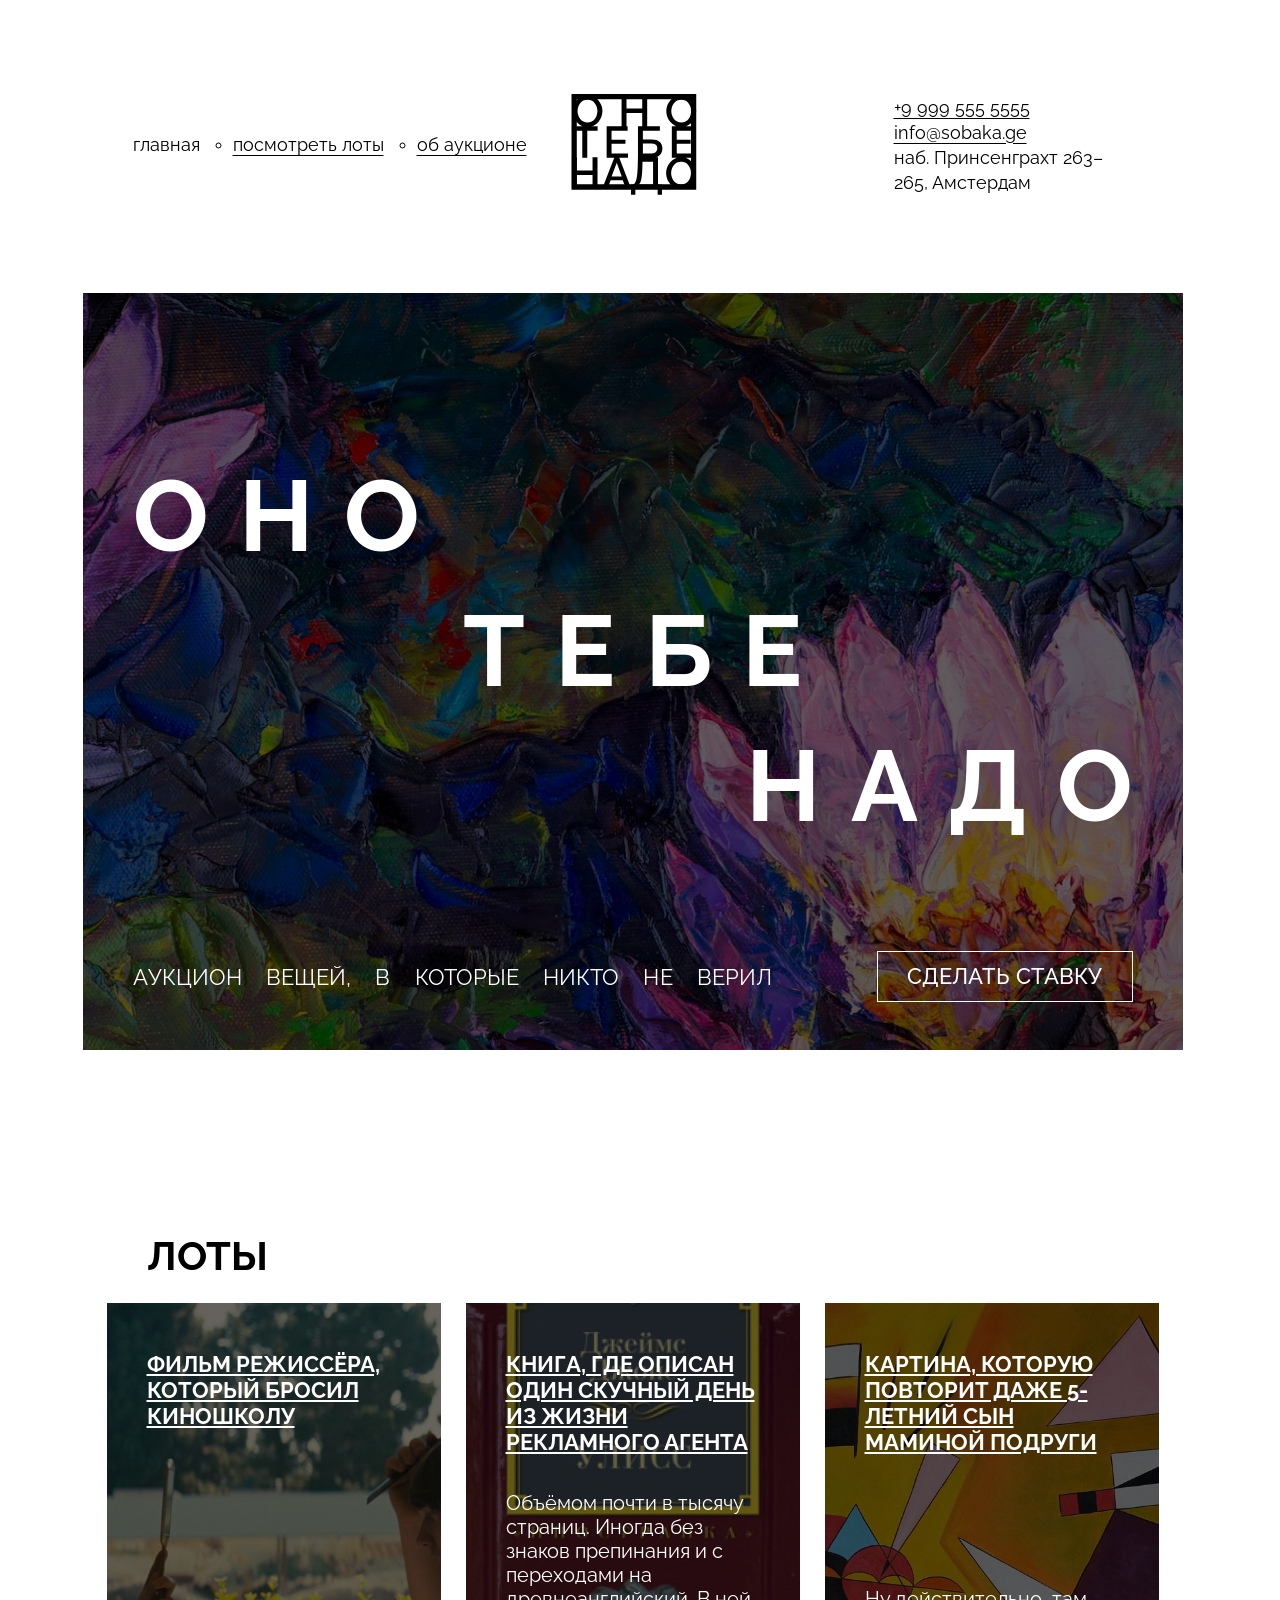
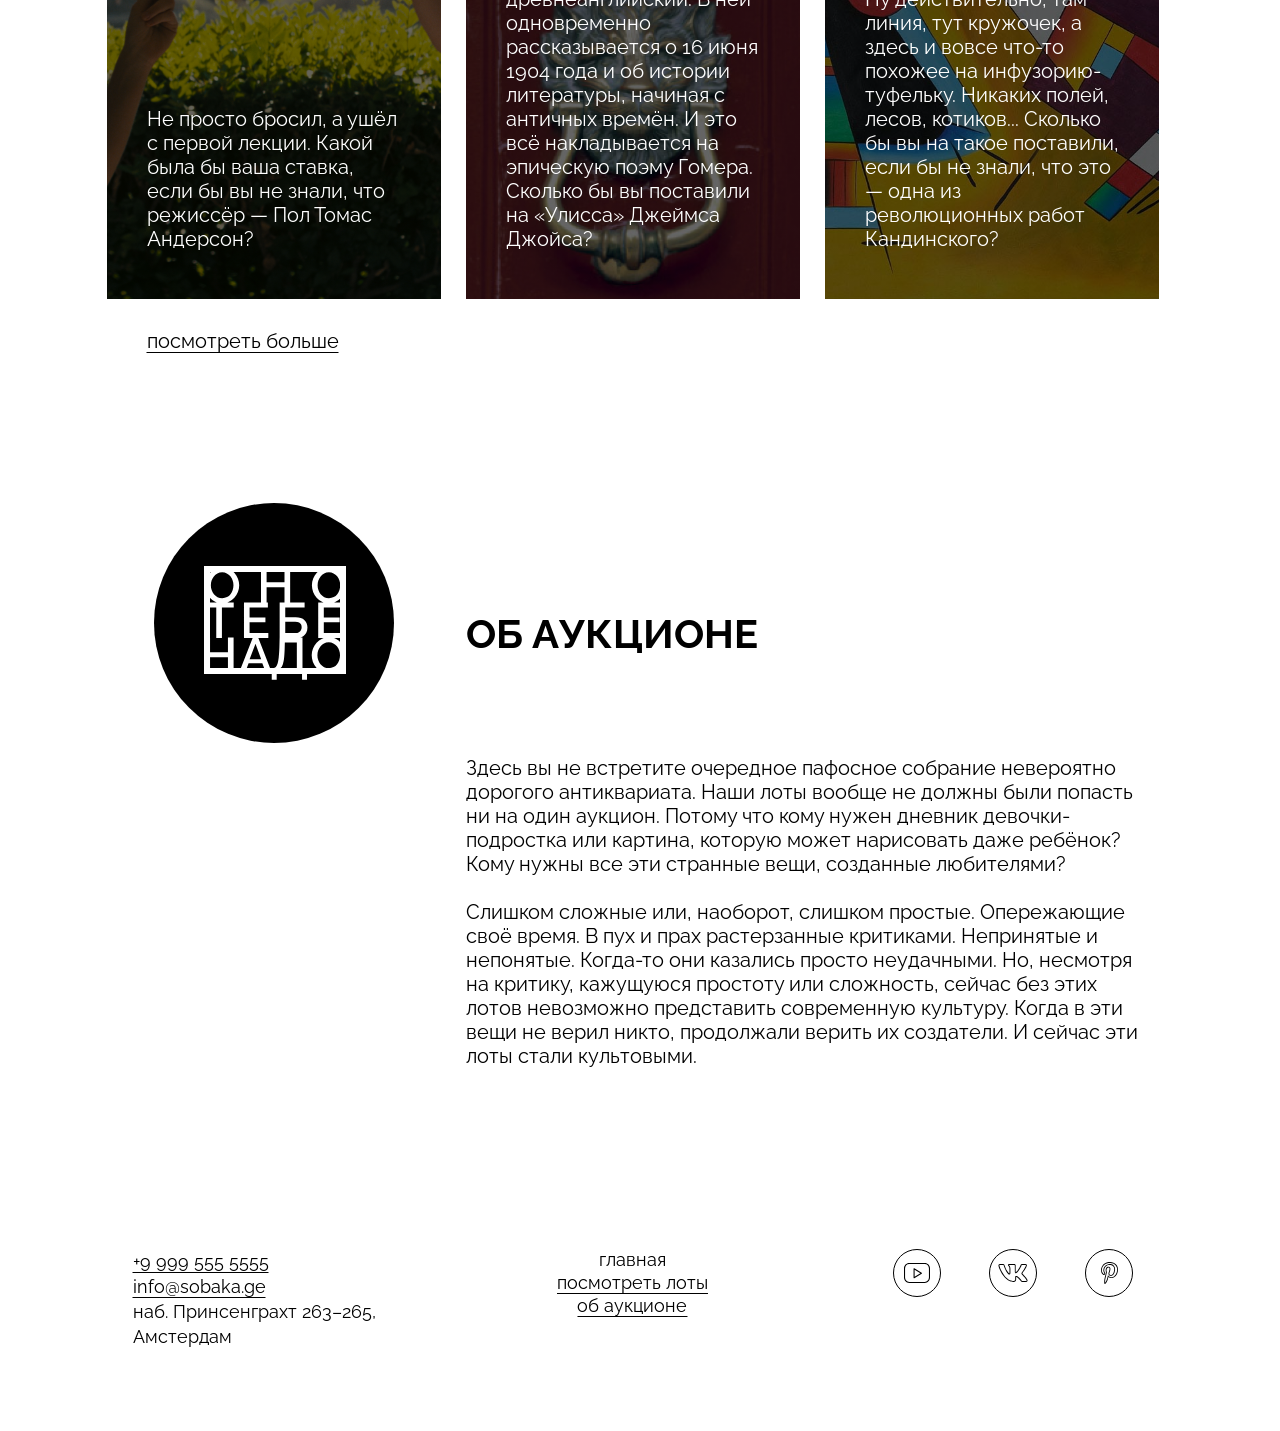
<file: index.html>
<!DOCTYPE html>
<html lang="ru">
<head>
  <meta charset="UTF-8">
  <meta http-equiv="X-UA-Compatible" content="IE=edge" />
  <meta name="viewport" content="width=device-width, initial-scale=1.0">
  
  <title>Оно тебе надо — аукцион вещей, в которые никто не верил</title>

  <link rel="icon" href="favicon.ico">

  <link rel="stylesheet" href="fonts/fonts.css">

  <link rel="stylesheet" href="styles/global.css">

  <link rel="stylesheet" href="styles/header.css">

  <link rel="stylesheet" href="styles/overlay.css">

  <link rel="stylesheet" href="styles/lots.css">

  <link rel="stylesheet" href="styles/about.css">

  <link rel="stylesheet" href="styles/footer.css">


</head>

<body>

  <header class="header">

    <nav class="header__menu">

      <ul class="header__links-list">

        <li class="header__menu-item header__menu-item_active">
          <a class="header__menu-link header__menu-link_active" href="#page-cover">главная</a>
        </li>

        <li class="header__menu-item">
          <a class="header__menu-link" href="#lot-catalog">посмотреть лоты</a>
        </li>

        <li class="header__menu-item">
          <a class="header__menu-link" href="#company-info">об аукционе</a>
        </li>

      </ul>
    </nav>

    <a class="header__logo" href="#">
      <img class="header__logo-image" 
      src="images/logo-black.svg" 
      alt="Логотип аукциона «Оно тебе надо»"
      width="130" 
      height="105">
    </a>

    <address class="contacts contacts_place_header">

      <a class="contacts__link" href="tel:+99995555555">
        +9 999 555 5555
      </a>

      <a class="contacts__link" href="mailto:info@sobaka.ge">
        info@sobaka.ge
      </a>

      <p>
        наб. Принсенграхт 263–265, Амстердам
      </p>

    </address>

  </header>

  <main class="cover" id="page-cover">
    
    <section class="overlay">
      
      <div class="overlay-lens"></div>
      <h1 class="cover__title">
        <span class="aligned-text_left aligned-text">оно</span>

        <span class="aligned-text_center aligned-text">тебе</span>

        <span class="aligned-text_right aligned-text">надо</span>
      </h1>

      <div class="cover__description">
        <p class="cover__description-text">аукцион вещей, в которые никто не верил</p>
        <button class="text-transform" type="button">сделать ставку</button>
      </div>
    </section>


    <section class="lots" id="lot-catalog">

      <h2 class="lots__heading">лоты</h2>

      <ul class="cards-list">
        <li class="card-item">
          <a class="card-link" href="#">
            <article class="card card_type_film">
              
              <div class="overlay-lens"></div>

              <div class="card__info">
                <h3 class="card__title">Фильм режиссёра,
                  который бросил киношколу
                </h3>
                <p class="card__text">Не просто бросил,
                  а ушёл с первой лекции. Какой была бы ваша
                  ставка, если бы вы не знали, что режиссёр
                  — Пол Томас Андерсон?
                </p>
              </div>
            </article>
          </a>
        </li>

        <li class="card-item">
          <a class="card-link" href="#">        
            <article class="card card_type_book">

              <div class="overlay-lens"></div>

              <div class="card__info">
                <h3 class="card__title">Книга, где описан один
                  скучный день из жизни рекламного агента
                </h3>
                <p class="card__text">Объёмом почти в тысячу страниц.
                  Иногда без знаков препинания и с переходами на древнеанглийский.
                  В ней одновременно рассказывается о 16 июня 1904 года и об истории
                  литературы, начиная с античных времён. И это всё накладывается на
                  эпическую поэму Гомера. Сколько бы вы поставили на
                  «Улисса» Джеймса Джойса?
                </p>
              </div>
            </article>
          </a>
        </li>

        <li class="card-item">
          <a class="card-link" href="#">
            <article class="card card_type_picture">

              <div class="overlay-lens"></div>

              <div class="card__info">
                <h3 class="card__title">Картина, которую повторит даже 5-летний
                  сын маминой подруги
                </h3>
                <p class="card__text">Ну действительно, там линия,
                  тут кружочек, а здесь и вовсе что-то похожее на
                  инфузорию-туфельку. Никаких полей, лесов, котиков...
                  Сколько бы вы на такое поставили, если бы не знали,
                  что это — одна из революционных работ Кандинского?
                </p>
              </div>
            </article>

          </a>
        </li>
      </ul>

      <a class="lots__look-more-link" href="#"> посмотреть больше</a>

    </section>

    <section class="about" id="company-info">

      <div class="about__info">
        <div class="about__logo">

          <img class="about__logo-image" 
          src="images/logo-white.svg" 
          alt="Логотип аукциона Оно тебе надо" 
          width="148" 
          height="114">

        </div>

        <div class="about__content">

          <h2 class="about__title">Об аукционе</h2>

            <p class="about__text">Здесь вы не встретите очередное
              пафосное собрание невероятно дорогого антиквариата.
              Наши лоты вообще не должны были попасть ни на один
              аукцион. Потому что кому нужен дневник девочки-подростка
              или картина, которую может нарисовать даже ребёнок?
              Кому нужны все эти странные вещи, созданные любителями?
            </p>
            <p class="about__text">Слишком сложные или, наоборот, слишком простые. 
            Опережающие своё время. В пух и прах растерзанные критиками.
            Непринятые и непонятые. Когда-то они казались просто неудачными.
            Но, несмотря на критику, кажущуюся простоту или сложность, сейчас
            без этих лотов невозможно представить современную культуру. Когда в эти
            вещи не верил никто, продолжали верить их создатели. И сейчас эти лоты 
            стали культовыми. 
            </p>

        </div>
      </div>

    </section>

  </main> 

  <footer class="footer">

    <address class="contacts contacts_place_footer">

      <a class="contacts__link" href="tel:+99995555555">
        +9 999 555 5555
      </a>

      <a class="contacts__link" href="mailto:info@sobaka.ge">
        info@sobaka.ge
      </a>

      <p>
        наб. Принсенграхт 263–265, Амстердам
      </p>

    </address>

    <nav class="footer__menu">
      <ul class="footer__menu-list">

        <li class="footer__menu-list-item">
          <a class="footer__common-link footer__common-link_active" 
            href="#page-cover">
            главная
          </a>

        </li>

        <li class="footer__menu-list-item">
          <a class="footer__common-link"
            href="#lot-catalog">
            посмотреть лоты
          </a>
        </li>

        <li class="footer__menu-list-item">
          <a class="footer__common-link" 
            href="#company-info">
            об аукционе
          </a>
        </li>
      </ul>
    </nav>

    <ul class="footer__social-list">

      <li class="footer__social-list-item" >

        <a class="footer__social-link " href="#">
          <img class="footer__social-icon" 
          src="images/yt.svg" 
          alt="ссылка на ютуб" 
          width="48"
          height="48">
        </a>

      </li>


      <li class="footer__social-list-item">

        <a class="footer__social-link" href="#">
          <img class="footer__social-icon" 
          src="images/vk.svg"
          alt="ссылка на вконтакте"
          width="48" 
          height="48">
        </a>

      </li>

      <li class="footer__social-list-item">

        <a class="footer__social-link" href="">
          <img class="footer__social-icon" 
          src="images/pinterest.svg" 
          alt="ссылка на pinterest" 
          width="48" 
          height="48">
        </a>

      </li>

    </ul>   

  </footer>

</body>
</html>
</file>
<file: fonts/fonts.css>
@font-face {
  font-family:Raleway;
  src:url("../fonts/Raleway-Bold.woff2") format("woff2"),
  url("../fonts/Raleway-Bold.woff") format("woff");
  font-weight: 700;
  font-style: normal;
  font-display: swap;
}

@font-face {
  font-family: Raleway;
  src:
  url("../fonts/Raleway-Medium.woff2") format("woff2"),
  url("../fonts/Raleway-Medium.woff") format("woff");
  font-weight: 500;
  font-style: normal;
  font-display: swap;
}

@font-face {
  font-family: Raleway;
  src: 
  url("../fonts/Raleway-Regular.woff2") format("woff2"),
  url("../fonts/Raleway-Regular.woff") format("woff");
  font-weight: 400;
  font-style: normal;
  font-display: swap;
}

:root{
  --color-light: #FFFFFF;
  --color-dark: #000000;
}
</file>
<file: styles/global.css>
/**
  Нормализация блочной модели
 */
*,

::before,
::after {
  box-sizing: border-box;
}



/**
  Убираем внутренние отступы слева тегам списков,
  у которых есть атрибут class
 */
:where(ul, ol):where([class]) {
  padding-left: 0;
}

/**
  Убираем внешние отступы body и двум другим тегам,
  у которых есть атрибут class
 */
body,
:where(blockquote, figure, fieldset):where([class]) {
  margin: 0;
}

/**
  Убираем внешние отступы вертикали нужным тегам,
  у которых есть атрибут class
 */
:where(
  h1,
  h2,
  h3,
  h4,
  h5,
  h6,
  p,
  ul,
  ol,
  dl
):where([class]) {
  margin-block: 0;
}

:where(dd[class]) {
  margin-left: 0;
}

:where(fieldset[class]) {
  border: none;
  padding: 0;
}

/**
  Убираем стандартный маркер маркированному списку,
  у которого есть атрибут class
 */
:where(ul[class]) {
  list-style: none;
}

:where(address[class]) {
  font-style: normal;
}

/**
  Обнуляем вертикальные внешние отступы параграфа,
  объявляем локальную переменную для внешнего отступа вниз,
  чтобы избежать взаимодействие с более сложным селектором
 */
p {
  --paragraphMarginBottom: 24px;

  margin-block: 0;
}

/**
  Внешний отступ вниз для параграфа без атрибута class,
  который расположен не последним среди своих соседних элементов
 */
p:where(:not([class]):not(:last-child)) {
  margin-bottom: var(--paragraphMarginBottom);
}


/**
  Упрощаем работу с изображениями и видео
 */
img,
video {
  display: block;
  max-width: 100%;
  height: auto;
}

/**
  Наследуем свойства шрифт для полей ввода
 */
input,
textarea,
select,
button {
  font: inherit;
}

html {
  /**
    Пригодится в большинстве ситуаций
    (когда, например, нужно будет "прижать" футер к низу сайта)
   */
  height: 100%;
  /**
    Плавный скролл
   */
  scroll-behavior: smooth;
  /**
    Убираем скачок интерфейса по горизонтали
    при появлении / исчезновении скроллбара
   */
  scrollbar-gutter: stable;
}

body {
  /**
    Пригодится в большинстве ситуаций
    (когда, например, нужно будет "прижать" футер к низу сайта)
   */
  width: 1100px;
  margin: 0 auto;
  font-family: Raleway, sans-serif;
  /**
    Унифицированный интерлиньяж
   */
  line-height: 1.5;
}

/**
  Нормализация высоты элемента ссылки при его инспектировании в DevTools
 */
a:where([class]) {
  display: inline-flex;
}

/**
  Курсор-рука при наведении на элемент
 */
button,
label {
  cursor: pointer;
}

/**
  Убирает серую подсветку при тапе на мобильных устройствах (iOS/Android)
 */
button {
  -webkit-tap-highlight-color: transparent;
}

/**
  Приводим к единому цвету svg-элементы
  (за исключением тех, у которых уже указан
  атрибут fill со значением 'none' или начинается с 'url')
 */
:where([fill]:not(
  [fill="none"],
  [fill^="url"]
)) {
  fill: currentColor;
}

/**
  Приводим к единому цвету svg-элементы
  (за исключением тех, у которых уже указан
  атрибут stroke со значением 'none')
 */
:where([stroke]:not(
  [stroke="none"],
  [stroke^="url"]
)) {
  stroke: currentColor;
}

/**
  Чиним баг задержки смены цвета при взаимодействии с svg-элементами
 */
svg * {
  transition-property: fill, stroke;
}

/**
  Приведение рамок таблиц в классический 'collapse' вид
 */
:where(table) {
  border-color: currentColor;
  border-collapse: collapse;
}

/**
  Удаляем все анимации и переходы для людей,
  которые предпочитают их не использовать
 */
@media (prefers-reduced-motion: reduce) {
  *,
  ::before,
  ::after {
    transition-duration: 0.01ms !important;
    animation-iteration-count: 1 !important;
    scroll-behavior: auto !important;
    animation-duration: 0.01ms !important;
  }
}
</file>
<file: styles/header.css>
.header{
  display: grid;
  grid-template-columns: 1fr  min-content 1fr;
  align-items: center;
  padding:92px 50px 96px 50px;
}

.header__menu{
  justify-self: start;
}

.header__links-list{
  display: flex;
  gap: 33px;
  list-style-type: circle;
}

.header__menu-link{
  color: var(--color-dark);
  font-family: 'Raleway', sans-serif;
  font-weight: 400;
  font-size: 18px;
  text-underline-offset: 4px;
}

.header__menu-item_active{
  list-style-type: none;
}

.header__menu-link_active{
  text-decoration: none;
}

.header__logo{
  display: grid;
  justify-content: center;
  align-items: center;
  width: 148px;
  height: 105px;
}

.contacts {
  display: flex;
  flex-direction: column;
  max-width: 264.57px;
  color: var(--color-dark);
  font-family: 'Raleway',sans-serif;
  font-weight: 400;
  font-size: 18px;
  line-height: 25px;
  text-underline-offset: 4px;
}

.contacts__link{
  color: inherit;
}

.contacts_place_header{
  justify-self: end;
  align-self: center;
  width: 239px;
}

.cover{
  width: 100%;
  height: auto;
}
</file>
<file: styles/overlay.css>
.overlay{
  min-height: 757px;
  background:url(../images/cover.jpg);
  background-repeat: no-repeat; /* Не повторять */
  background-position: center; /* Центрировать */   
  background-size: cover; /* Растянуть пропорционально */
  position: relative;
}

.cover__title{
  width: 100%;
  padding: 165px 20px 53px 50px;
  color: var(--color-light);
  font-family: 'Raleway',sans-serif;
  font-weight: 700;
  font-size: 100px;
  letter-spacing: 30px;
  line-height: 115px;
  position: relative; 
  text-transform: uppercase;
}

.aligned-text{
  display: block;
  width: 100%;
  margin-bottom: 20px;
}

.aligned-text_left{
  text-align: left;
}

.aligned-text_center{
  text-align: center;
}

.aligned-text_right{
  text-align: right;
}

.cover__description{
  display: flex;
  align-items: center;
  padding:35px 50px;
  z-index: 10;
  position: relative;
}

.cover__description-text{
  color: var(--color-light);
  font-family: 'Raleway', sans-serif;
  font-weight: 400;
  font-size: 22px;
  text-transform: uppercase;
  word-spacing: 18.4px;
  line-height: 28px;
}

.text-transform{
  width: 256px;
  height: 51px;
  margin-left: auto;
  border: 1px solid var(--color-light);
  color: var(--color-light);
  font-family: 'Raleway', sans-serif;
  font-weight: 500;
  font-size: 22px;
  background-color:transparent ;
  cursor: pointer;
  text-transform: uppercase;
}

.text-transform:hover{
  background-color: var(--color-light);
  color: var(--color-dark);
  transition: 0.3s;
}
</file>
<file: styles/lots.css>
.lots{
  display: flex;
  flex-direction: column;
  width: 100%;
  margin: 176px 0px 120px 0px;

}

.overlay-lens{
  position: absolute;     
  width: 100%;     
  height: 100%;
  background: 
  linear-gradient(rgba(0, 0, 0, 0.6), rgba(0, 0, 0, 0.6));     
}

.lots__heading{
  margin-bottom: 17px;
  margin-left: 64px;
  font-family: 'Raleway',sans-serif;
  font-weight: 700; 
  font-size: 40px;
  text-transform: uppercase;
}

.cards-list{
  display: flex;
  flex-wrap: wrap;
  gap: 25px;
  padding: 0 24px;
}

.card-item{
  width: 334px;
  min-height: 596px;
}

.card-link{
  display: block;
  height: 100%;
  text-decoration: none;
}

.card{
  position: relative;
  display: flex;
  min-height: 596px;
  background-repeat: no-repeat;
  background-position: center;
  background-size: cover;
}

.card_type_film{
  background-image:
  url(../images/card-lot-01.jpg);
}
.card_type_book{
  background-image: 
  url(../images/card-lot-02.jpg);
}

.card_type_picture{
  background-image: 
  url(../images/card-lot-03.jpg);
}

.card__info{ 
  position: relative;
  z-index: 10;
  display: flex;
  flex-direction: column;
  justify-content: space-between;
  width: 254px; 
  margin: 48px 40px;
}

.card__title{
  color: var(--color-light);
  font-family: 'Raleway', sans-serif;
  font-weight: 700;
  font-size: 22px;
  line-height: 26px;
  letter-spacing: 0px;
  text-decoration: underline;
  text-transform: uppercase;
}

.card__text{
  color: var(--color-light);
  font-family: 'Raleway', sans-serif;
  font-weight: 400;
  font-size: 20px;
  line-height: 120%;
}

.lots__look-more-link{
  margin-top: 27px;
  margin-left: 64px;
  color: var(--color-dark);
  font-family: 'Raleway',sans-serif;
  font-weight: 400;
  font-size: 20px;
  text-decoration: underline;
  text-decoration-thickness: 1px;
  text-underline-offset: 4px;
}
</file>
<file: styles/about.css>
.about{
  display: flex;
  flex-direction: column;
  align-items: center;
  width: 100%;
  margin-bottom: 157px;
  padding: 0 25px;
}

.about__info{
  display: grid;
  grid-template-columns: 1fr 2fr;
  gap: 12px;
  width: 100%;
}

.about__logo{
  display: flex;                
  justify-content: center;             
  align-items: center;
  width: 240px;        
  height: 240px;
  margin: 27px 0 0 46px;
  border-radius: 50%;
  background-color: var(--color-dark);
}

.about__logo-image{
  width:148px;
  height: 114px;
} 

.about__content{
  display: flex;
  flex-direction: column;
  max-width: 693px;
  text-align: left;
  margin-top: 128px;
}

.about__title{
  margin-bottom: 92px;
  color: var(--color-dark);
  font-family:'Raleway', sans-serif;
  font-weight: 700;
  font-size: 40px;
  text-transform: uppercase;
}

.about__text{
  color: var(--color-dark);
  font-family: 'Raleway', sans-serif;
  font-weight: 400;
  font-size: 20px;
  line-height: 24px;
  max-width: 688px;
  margin-bottom: 24px;
}
</file>
<file: styles/footer.css>
.footer{
  display: grid;
  grid-template-columns: 1fr  min-content 1fr;
  padding: 0 50px 82px;
}

.contacts_place_footer{
  justify-self: start;
  align-self: start;
}

.footer__common-link_active{
  text-decoration: none;
}

.footer__common-link{
  color: var(--color-dark);
  font-family: 'Raleway', sans-serif;
  font-weight: 400;
  font-size: 18px;
}

.footer__menu{
  width: 163.9px;
  line-height: 22px;
  text-align: center;
  text-underline-offset: 4px;
}

.footer__social-list{
  display: flex;
  justify-self: end;
  gap: 48px;
  width: 240px; 
}
</file>
